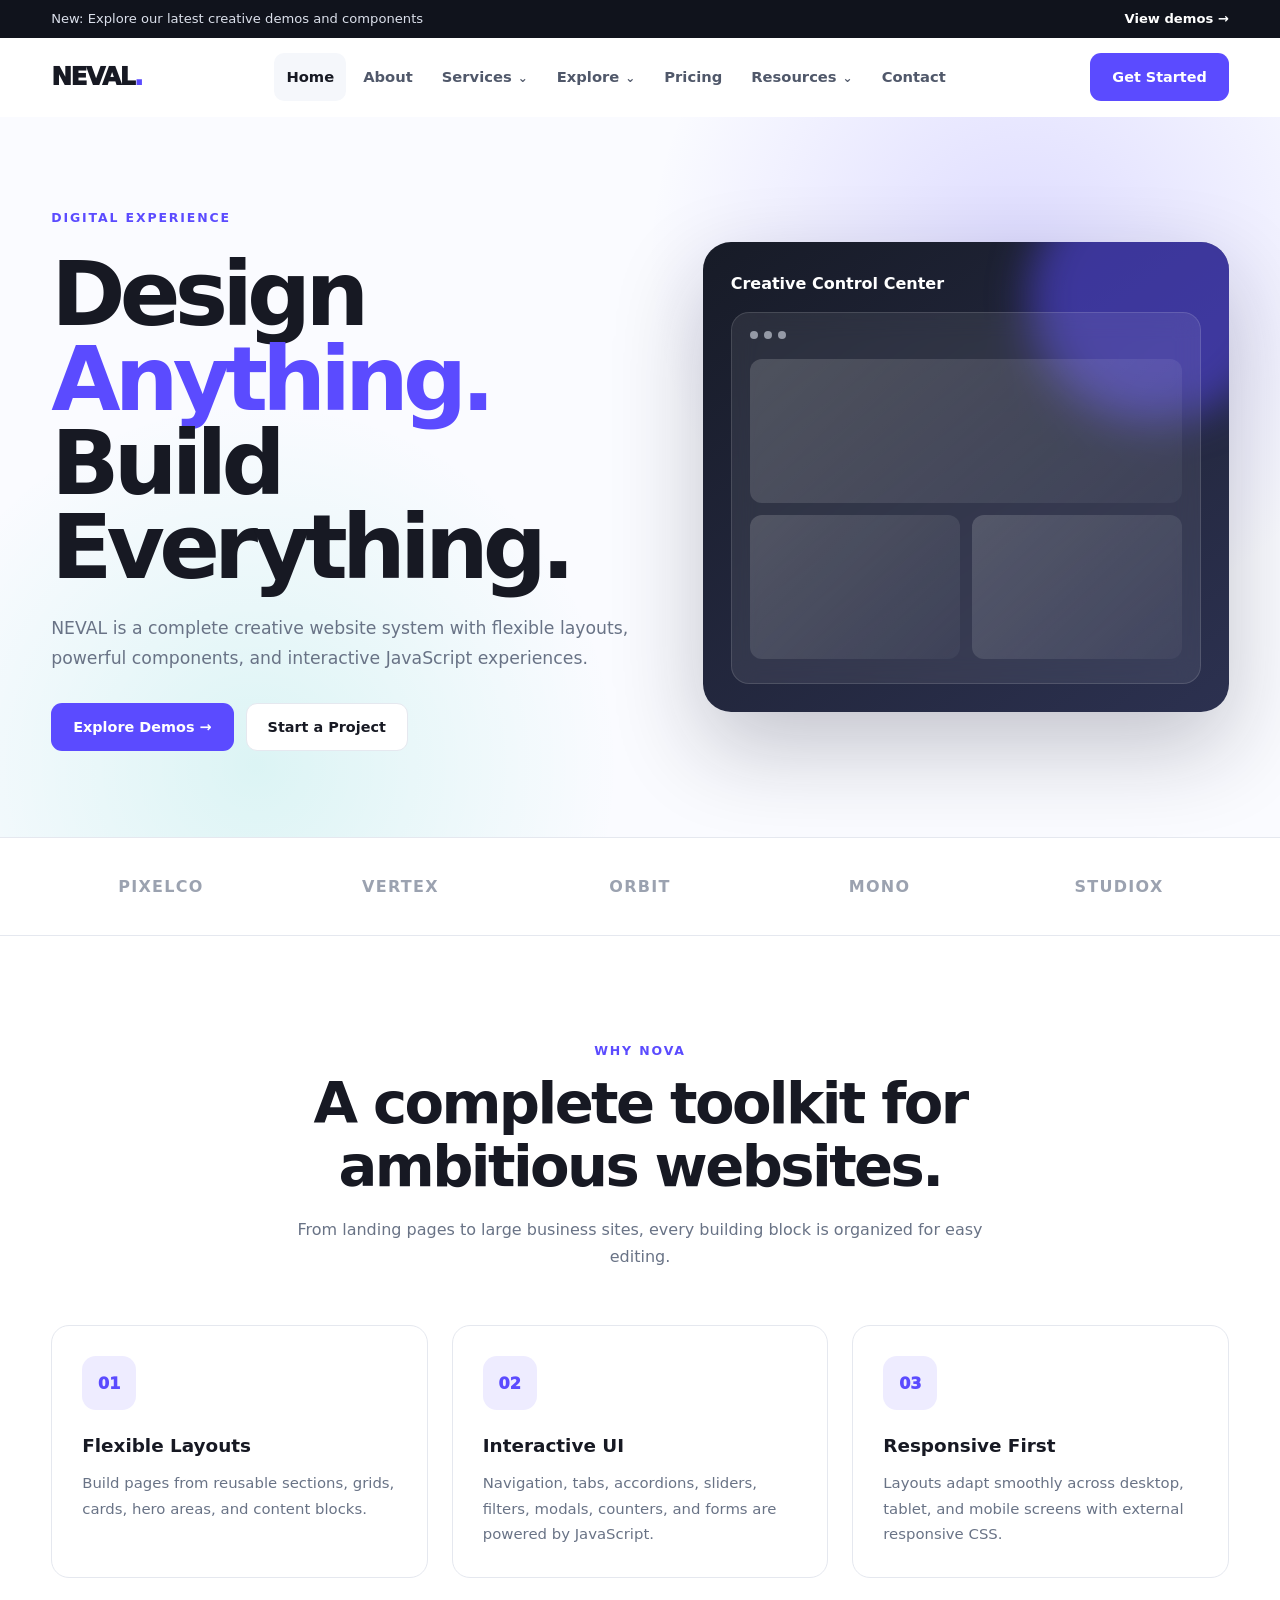
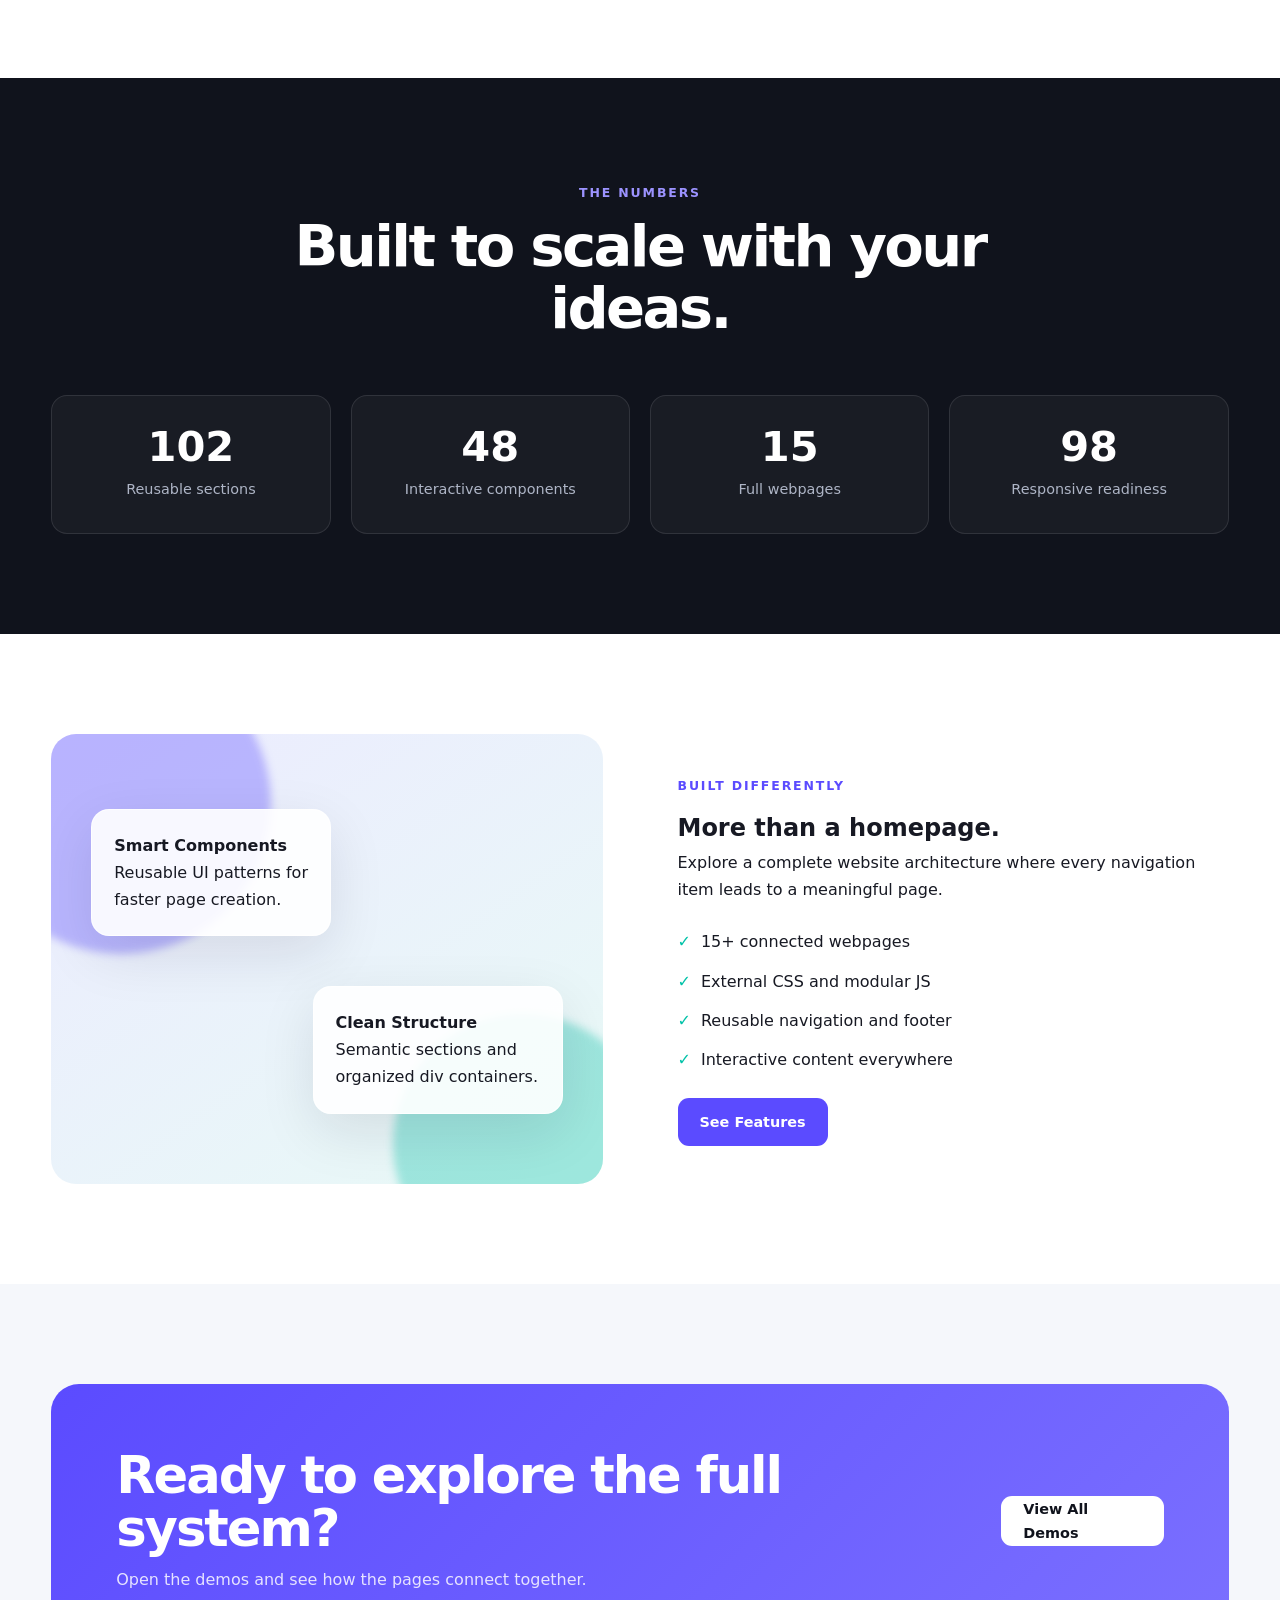
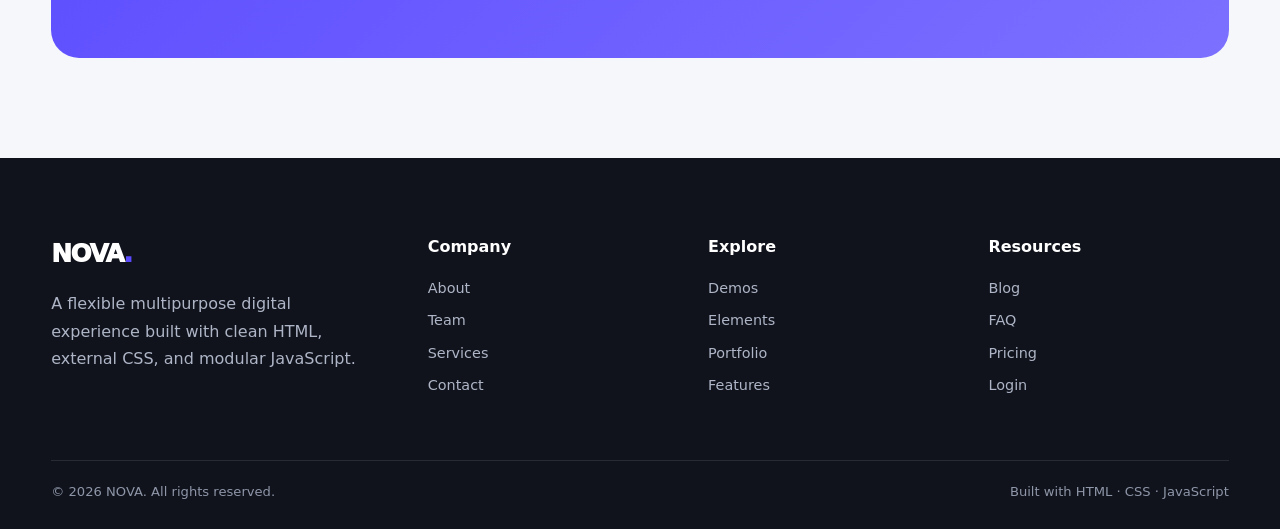
<file: index.html>
<!DOCTYPE html>
<html lang="en">

<head>
    <meta charset="UTF-8">
    <meta name="viewport" content="width=device-width, initial-scale=1.0">
    <meta name="description" content="NOVA multipurpose website">
    <title>Home | NEVAL</title>
    <link rel="stylesheet" href="./style.css">
    <link rel="stylesheet" href="./animations.css">
    <link rel="stylesheet" href="./responsive.css">
</head>

<body>

    <header class="site-header">
        <div class="topbar">
            <div class="container topbar-inner">
                <span>New: Explore our latest creative demos and components</span>
                <a href="demos.html">View demos →</a>
            </div>
        </div>
        <div class="container navbar">
            <a class="logo" href="index.html">NEVAL<span>.</span></a>
            <button class="menu-toggle" aria-label="Open menu" aria-expanded="false">☰</button>
            <nav class="nav-menu">
                <a class="nav-link" data-page="index.html" href="index.html">Home</a>
                <a class="nav-link" data-page="about.html" href="about.html">About</a>
                <div class="nav-dropdown">
                    <a class="nav-link" href="services.html">Services</a>
                    <div class="dropdown-menu">
                        <a href="services.html">Web Design</a>
                        <a href="services.html#development">Development</a>
                        <a href="services.html#branding">Branding</a>
                        <a href="services.html#marketing">Marketing</a>
                    </div>
                </div>
                <div class="nav-dropdown">
                    <a class="nav-link" href="demos.html">Explore</a>
                    <div class="dropdown-menu">
                        <a href="demos.html">Demos</a>
                        <a href="elements.html">Elements</a>
                        <a href="features.html">Features</a>
                        <a href="portfolio.html">Portfolio</a>
                    </div>
                </div>
                <a class="nav-link" data-page="pricing.html" href="pricing.html">Pricing</a>
                <div class="nav-dropdown">
                    <a class="nav-link" href="blog.html">Resources</a>
                    <div class="dropdown-menu">
                        <a href="blog.html">Blog</a>
                        <a href="faq.html">FAQ</a>
                        <a href="team.html">Team</a>
                    </div>
                </div>
                <a class="nav-link" data-page="contact.html" href="contact.html">Contact</a>
            </nav>
            <div class="header-actions">
                <a class="btn btn-primary" href="contact.html">Get Started</a>
            </div>
        </div>
    </header>

    <main>
        <section class="hero">
            <div class="container hero-grid">
                <div class="reveal">
                    <span class="eyebrow"> DIGITAL EXPERIENCE</span>
                    <h1>Design <span>Anything.</span><br>Build Everything.</h1>
                    <p>NEVAL is a complete creative website system with flexible layouts, powerful components, and interactive JavaScript experiences.</p>
                    <div class="hero-actions">
                        <a class="btn btn-primary" href="demos.html">Explore Demos →</a>
                        <a class="btn btn-outline" href="contact.html">Start a Project</a>
                    </div>
                </div>
                <div class="hero-card float reveal">
                    <strong>Creative Control Center</strong>
                    <div class="mock-window">
                        <div class="mock-bar"><i class="mock-dot"></i><i class="mock-dot"></i><i class="mock-dot"></i></div>
                        <div class="mock-content">
                            <div class="mock-box large"></div>
                            <div class="mock-box"></div>
                            <div class="mock-box"></div>
                        </div>
                    </div>
                </div>
            </div>
        </section>

        <section class="logo-strip">
            <div class="container logo-list">
                <span>PIXELCO</span><span>VERTEX</span><span>ORBIT</span><span>MONO</span><span>STUDIOX</span>
            </div>
        </section>

        <section class="section">
            <div class="container">
                <div class="section-heading reveal">
                    <span class="eyebrow">WHY NOVA</span>
                    <h2>A complete toolkit for ambitious websites.</h2>
                    <p>From landing pages to large business sites, every building block is organized for easy editing.</p>
                </div>
                <div class="grid-3">
                    <article class="card reveal">
                        <div class="icon-box">01</div>
                        <h3>Flexible Layouts</h3>
                        <p>Build pages from reusable sections, grids, cards, hero areas, and content blocks.</p>
                    </article>
                    <article class="card reveal">
                        <div class="icon-box">02</div>
                        <h3>Interactive UI</h3>
                        <p>Navigation, tabs, accordions, sliders, filters, modals, counters, and forms are powered by JavaScript.</p>
                    </article>
                    <article class="card reveal">
                        <div class="icon-box">03</div>
                        <h3>Responsive First</h3>
                        <p>Layouts adapt smoothly across desktop, tablet, and mobile screens with external responsive CSS.</p>
                    </article>
                </div>
            </div>
        </section>

        <section class="section section-dark">
            <div class="container">
                <div class="section-heading reveal"><span class="eyebrow">THE NUMBERS</span>
                    <h2>Built to scale with your ideas.</h2>
                </div>
                <div class="stats-grid">
                    <div class="stat"><strong data-counter="120">0</strong><span>Reusable sections</span></div>
                    <div class="stat"><strong data-counter="48">0</strong><span>Interactive components</span></div>
                    <div class="stat"><strong data-counter="15">0</strong><span>Full webpages</span></div>
                    <div class="stat"><strong data-counter="99">0</strong><span>Responsive readiness</span></div>
                </div>
            </div>
        </section>

        <section class="section">
            <div class="container split">
                <div class="visual-panel reveal">
                    <div class="floating-card one"><strong>Smart Components</strong>
                        <p>Reusable UI patterns for faster page creation.</p>
                    </div>
                    <div class="floating-card two"><strong>Clean Structure</strong>
                        <p>Semantic sections and organized div containers.</p>
                    </div>
                </div>
                <div class="reveal">
                    <span class="eyebrow">BUILT DIFFERENTLY</span>
                    <h2>More than a homepage.</h2>
                    <p>Explore a complete website architecture where every navigation item leads to a meaningful page.</p>
                    <ul class="check-list">
                        <li>15+ connected webpages</li>
                        <li>External CSS and modular JS</li>
                        <li>Reusable navigation and footer</li>
                        <li>Interactive content everywhere</li>
                    </ul>
                    <a class="btn btn-primary" href="features.html">See Features</a>
                </div>
            </div>
        </section>

        <section class="section-soft section">
            <div class="container">
                <div class="cta reveal">
                    <div>
                        <h2>Ready to explore the full system?</h2>
                        <p>Open the demos and see how the pages connect together.</p>
                    </div><a class="btn btn-light" href="demos.html">View All Demos</a></div>
            </div>
        </section>
    </main>

    <footer class="site-footer">
        <div class="container">
            <div class="footer-grid">
                <div class="footer-brand">
                    <a class="logo" href="index.html">NOVA<span>.</span></a>
                    <p>A flexible multipurpose digital experience built with clean HTML, external CSS, and modular JavaScript.</p>
                </div>
                <div class="footer-col">
                    <h4>Company</h4>
                    <a href="about.html">About</a><a href="team.html">Team</a><a href="services.html">Services</a><a href="contact.html">Contact</a>
                </div>
                <div class="footer-col">
                    <h4>Explore</h4>
                    <a href="demos.html">Demos</a><a href="elements.html">Elements</a><a href="portfolio.html">Portfolio</a><a href="features.html">Features</a>
                </div>
                <div class="footer-col">
                    <h4>Resources</h4>
                    <a href="blog.html">Blog</a><a href="faq.html">FAQ</a><a href="pricing.html">Pricing</a><a href="login.html">Login</a>
                </div>
            </div>
            <div class="footer-bottom">
                <span>© 2026 NOVA. All rights reserved.</span>
                <span>Built with HTML · CSS · JavaScript</span>
            </div>
        </div>
    </footer>
    <button class="back-to-top" aria-label="Back to top">↑</button>

    <script src="./navigation.js"></script>
    <script src="./script.js"></script>
    <script src="./slider.js"></script>
    <script src="./filters.js"></script>
    <script src="./forms.js"></script>
</body>

</html>
</file>
<file: style.css>
/* =========================================================
   NOVA — ORGANIZED EXTERNAL CSS
   =========================================================
   This file is intentionally grouped by responsibility.

   01  Variables
   02  Reset / Base
   03  Global Layout
   04  Typography
   05–06 Header / Navigation
   07  Buttons
   08  Hero Sections
   09  Logo Strip
   10  Grids
   11–17 Cards / Components / Statistics
   18  Inner Page Hero
   19–26 Demos / Filters / Portfolio / Tabs / Pricing / FAQ / Team / Blog
   27  Forms
   28  CTA
   29  Footer
   30  Modals
   31–35 Utility Components
   36–38 Responsive Layout
   ========================================================= */

/* =========================================================
   NOVA MULTIPURPOSE WEBSITE
   Main external stylesheet
   ========================================================= */



/* =========================================================
   01. VARIABLES
   ========================================================= */

:root {
    --bg: #ffffff;
    --surface: #f5f7fb;
    --surface-2: #eef1f7;
    --text: #171923;
    --muted: #697386;
    --line: #e5e8ef;
    --primary: #5b4bff;
    --primary-dark: #4435d9;
    --accent: #00c2a8;
    --dark: #10131c;
    --dark-2: #171b27;
    --white: #fff;
    --shadow: 0 18px 55px rgba(19, 24, 40, .10);
    --radius: 18px;
    --container: 1180px;
}



/* =========================================================
   02. RESET AND BASE
   ========================================================= */

* { box-sizing: border-box; margin: 0; padding: 0; }

html { scroll-behavior: smooth; }

body {
    font-family: Inter, ui-sans-serif, system-ui, -apple-system, BlinkMacSystemFont, "Segoe UI", sans-serif;
    color: var(--text);
    background: var(--bg);
    line-height: 1.7;
}

body.modal-open { overflow: hidden; }

a { color: inherit; text-decoration: none; }
button, input, textarea, select { font: inherit; }
button { cursor: pointer; }
img { max-width: 100%; display: block; }



/* =========================================================
   03. GLOBAL LAYOUT
   ========================================================= */

.container {
    width: min(92%, var(--container));
    margin-inline: auto;
}

.section { padding: 100px 0; }
.section-sm { padding: 70px 0; }
.section-dark { background: var(--dark); color: var(--white); }
.section-soft { background: var(--surface); }



/* =========================================================
   04. TYPOGRAPHY
   ========================================================= */

.section-heading {
    max-width: 720px;
    margin: 0 auto 55px;
    text-align: center;
}

.section-heading.left { text-align: left; margin-left: 0; }

.eyebrow {
    display: inline-block;
    color: var(--primary);
    font-size: .78rem;
    font-weight: 800;
    letter-spacing: .15em;
    margin-bottom: 12px;
}

.section-dark .eyebrow { color: #9c93ff; }

.section-heading h2 {
    font-size: clamp(2.1rem, 5vw, 3.6rem);
    line-height: 1.08;
    letter-spacing: -.045em;
    margin-bottom: 18px;
}

.section-heading p { color: var(--muted); }
.section-dark .section-heading p { color: #aeb5c6; }



/* =========================================================
   05. HEADER — TOPBAR
   ========================================================= */

.topbar {
    background: var(--dark);
    color: #dbe0eb;
    font-size: .82rem;
}

.topbar-inner {
    min-height: 38px;
    display: flex;
    justify-content: space-between;
    align-items: center;
    gap: 20px;
}

.topbar a { color: #fff; font-weight: 700; }



/* =========================================================
   06. HEADER — NAVIGATION
   ========================================================= */

.site-header {
    position: sticky;
    top: 0;
    z-index: 1000;
    background: rgba(255,255,255,.94);
    backdrop-filter: blur(18px);
    border-bottom: 1px solid transparent;
    transition: .25s ease;
}

.site-header.scrolled {
    border-color: var(--line);
    box-shadow: 0 8px 30px rgba(0,0,0,.05);
}

.navbar {
    min-height: 78px;
    display: flex;
    align-items: center;
    justify-content: space-between;
    gap: 25px;
}

.logo {
    font-size: 1.55rem;
    font-weight: 950;
    letter-spacing: -.06em;
}

.logo span { color: var(--primary); }

.nav-menu {
    display: flex;
    align-items: center;
    gap: 5px;
}

.nav-link {
    position: relative;
    padding: 11px 12px;
    color: #50586a;
    font-size: .92rem;
    font-weight: 700;
    border-radius: 10px;
}

.nav-link:hover, .nav-link.active { color: var(--text); background: var(--surface); }

.nav-dropdown { position: relative; }
.nav-dropdown > .nav-link::after { content: "⌄"; margin-left: 6px; font-size: .75rem; }

.dropdown-menu {
    position: absolute;
    top: calc(100% + 12px);
    left: 0;
    width: 230px;
    padding: 10px;
    background: var(--white);
    border: 1px solid var(--line);
    border-radius: 14px;
    box-shadow: var(--shadow);
    opacity: 0;
    visibility: hidden;
    transform: translateY(8px);
    transition: .2s ease;
}

.nav-dropdown:hover .dropdown-menu,
.nav-dropdown.open .dropdown-menu {
    opacity: 1;
    visibility: visible;
    transform: translateY(0);
}

.dropdown-menu a {
    display: block;
    padding: 10px 12px;
    border-radius: 9px;
    color: var(--muted);
    font-size: .9rem;
}

.dropdown-menu a:hover { background: var(--surface); color: var(--text); }

.header-actions { display: flex; align-items: center; gap: 10px; }

.menu-toggle {
    display: none;
    border: 0;
    background: var(--surface);
    border-radius: 10px;
    width: 44px;
    height: 44px;
    font-size: 1.25rem;
}



/* =========================================================
   07. BUTTONS
   ========================================================= */

.btn {
    display: inline-flex;
    align-items: center;
    justify-content: center;
    gap: 9px;
    min-height: 48px;
    padding: 0 21px;
    border-radius: 11px;
    border: 1px solid transparent;
    font-weight: 800;
    font-size: .9rem;
    transition: .2s ease;
}

.btn:hover { transform: translateY(-2px); }
.btn-primary { background: var(--primary); color: #fff; }
.btn-primary:hover { background: var(--primary-dark); }
.btn-outline { border-color: var(--line); background: #fff; }
.btn-dark { background: var(--dark); color: #fff; }
.btn-light { background: #fff; color: var(--dark); }
.btn-ghost { background: transparent; }



/* =========================================================
   08. HERO SECTIONS
   ========================================================= */

.hero {
    min-height: 720px;
    display: grid;
    align-items: center;
    position: relative;
    overflow: hidden;
    background:
        radial-gradient(circle at 80% 20%, rgba(91,75,255,.18), transparent 32%),
        radial-gradient(circle at 20% 90%, rgba(0,194,168,.12), transparent 30%),
        #fafbff;
}

.hero-grid {
    display: grid;
    grid-template-columns: 1.05fr .95fr;
    gap: 70px;
    align-items: center;
}

.hero h1 {
    max-width: 750px;
    font-size: clamp(3.2rem, 7vw, 6.5rem);
    line-height: .94;
    letter-spacing: -.065em;
    margin: 12px 0 25px;
}

.hero h1 span { color: var(--primary); }

.hero p {
    max-width: 620px;
    color: var(--muted);
    font-size: 1.08rem;
    margin-bottom: 30px;
}

.hero-actions { display: flex; flex-wrap: wrap; gap: 12px; }

.hero-card {
    position: relative;
    min-height: 470px;
    padding: 28px;
    border-radius: 28px;
    background: linear-gradient(145deg, #171b27, #2c3150);
    box-shadow: 0 35px 90px rgba(20,22,40,.24);
    color: #fff;
    overflow: hidden;
}

.hero-card::before {
    content: "";
    position: absolute;
    width: 250px; height: 250px;
    border-radius: 50%;
    background: rgba(91,75,255,.5);
    filter: blur(20px);
    right: -50px; top: -70px;
}

.mock-window {
    position: absolute;
    inset: 70px 28px 28px;
    background: rgba(255,255,255,.08);
    border: 1px solid rgba(255,255,255,.13);
    border-radius: 18px;
    padding: 18px;
    backdrop-filter: blur(12px);
}

.mock-bar { display: flex; gap: 6px; margin-bottom: 20px; }
.mock-dot { width: 8px; height: 8px; border-radius: 50%; background: #dbe0eb; opacity: .6; }

.mock-content {
    height: 300px;
    display: grid;
    grid-template-columns: 1fr 1fr;
    gap: 12px;
}

.mock-box {
    border-radius: 12px;
    background: linear-gradient(135deg, rgba(255,255,255,.16), rgba(255,255,255,.04));
}

.mock-box.large { grid-column: 1 / -1; }



/* =========================================================
   09. LOGO STRIP
   ========================================================= */

.logo-strip {
    padding: 35px 0;
    border-bottom: 1px solid var(--line);
    border-top: 1px solid var(--line);
}

.logo-list {
    display: grid;
    grid-template-columns: repeat(5, 1fr);
    gap: 20px;
    align-items: center;
}

.logo-list span {
    text-align: center;
    font-weight: 900;
    color: #9ba2b0;
    letter-spacing: .08em;
}



/* =========================================================
   10. GRIDS
   ========================================================= */

.grid-3 { display: grid; grid-template-columns: repeat(3, 1fr); gap: 24px; }
.grid-4 { display: grid; grid-template-columns: repeat(4, 1fr); gap: 22px; }
.grid-2 { display: grid; grid-template-columns: repeat(2, 1fr); gap: 28px; }



/* =========================================================
   11. CARDS AND COMPONENTS
   ========================================================= */

.card {
    padding: 30px;
    border: 1px solid var(--line);
    border-radius: var(--radius);
    background: #fff;
    transition: .25s ease;
}

.card:hover { transform: translateY(-7px); box-shadow: var(--shadow); }



/* =========================================================
   12. ICONS
   ========================================================= */

.icon-box {
    width: 54px;
    height: 54px;
    display: grid;
    place-items: center;
    border-radius: 14px;
    background: #eeecff;
    color: var(--primary);
    font-weight: 950;
    margin-bottom: 20px;
}

.card h3 { margin-bottom: 10px; font-size: 1.15rem; }
.card p { color: var(--muted); font-size: .93rem; }



/* =========================================================
   13. SPLIT / VISUAL SECTIONS
   ========================================================= */

.split {
    display: grid;
    grid-template-columns: 1fr 1fr;
    gap: 75px;
    align-items: center;
}



/* =========================================================
   14. VISUAL PANELS
   ========================================================= */

.visual-panel {
    min-height: 450px;
    border-radius: 25px;
    background: linear-gradient(145deg, #ecebff, #e8faf6);
    position: relative;
    overflow: hidden;
}

.visual-panel::before,
.visual-panel::after {
    content: "";
    position: absolute;
    border-radius: 50%;
    filter: blur(4px);
}

.visual-panel::before {
    width: 300px; height: 300px;
    background: rgba(91,75,255,.35);
    top: -80px; left: -80px;
}

.visual-panel::after {
    width: 260px; height: 260px;
    background: rgba(0,194,168,.32);
    bottom: -90px; right: -50px;
}



/* =========================================================
   15. FLOATING CARDS
   ========================================================= */

.floating-card {
    position: absolute;
    z-index: 2;
    background: rgba(255,255,255,.9);
    border: 1px solid rgba(255,255,255,.8);
    box-shadow: var(--shadow);
    border-radius: 18px;
    padding: 22px;
}

.floating-card.one { left: 40px; top: 75px; width: 240px; }
.floating-card.two { right: 40px; bottom: 70px; width: 250px; }



/* =========================================================
   16. LISTS
   ========================================================= */

.check-list { list-style: none; display: grid; gap: 12px; margin: 25px 0; }
.check-list li::before { content: "✓"; color: var(--accent); font-weight: 900; margin-right: 10px; }



/* =========================================================
   17. STATISTICS
   ========================================================= */

.stats-grid {
    display: grid;
    grid-template-columns: repeat(4, 1fr);
    gap: 20px;
}

.stat {
    text-align: center;
    padding: 30px;
    border: 1px solid rgba(255,255,255,.1);
    border-radius: 16px;
    background: rgba(255,255,255,.04);
}

.stat strong { display: block; font-size: 2.6rem; line-height: 1; margin-bottom: 8px; }
.stat span { color: #aeb5c6; font-size: .9rem; }



/* =========================================================
   18. INNER PAGE HERO
   ========================================================= */

.page-hero {
    padding: 120px 0 100px;
    background: linear-gradient(135deg, #f8f9ff, #f3fbfa);
    border-bottom: 1px solid var(--line);
}

.page-hero h1 {
    font-size: clamp(2.8rem, 6vw, 5rem);
    line-height: 1;
    letter-spacing: -.06em;
    margin-bottom: 18px;
}

.page-hero p { max-width: 680px; color: var(--muted); }

.breadcrumbs { display: flex; gap: 8px; color: var(--muted); font-size: .82rem; margin-bottom: 18px; }
.breadcrumbs a { color: var(--primary); }



/* =========================================================
   19. DEMOS
   ========================================================= */

.demo-card {
    overflow: hidden;
    padding: 0;
}

.demo-preview {
    height: 230px;
    padding: 20px;
    background: linear-gradient(135deg, #171b27, #5b4bff);
    position: relative;
}

.demo-preview::after {
    content: "";
    position: absolute;
    inset: 45px 25px 20px;
    border-radius: 12px;
    background: rgba(255,255,255,.9);
}

.demo-info { padding: 25px; }



/* =========================================================
   20. FILTERS
   ========================================================= */

.filter-bar {
    display: flex;
    justify-content: center;
    flex-wrap: wrap;
    gap: 9px;
    margin-bottom: 35px;
}

.filter-btn {
    border: 1px solid var(--line);
    background: #fff;
    padding: 9px 16px;
    border-radius: 999px;
    font-weight: 700;
    color: var(--muted);
}

.filter-btn.active { background: var(--primary); color: #fff; border-color: var(--primary); }



/* =========================================================
   21. PORTFOLIO
   ========================================================= */

.portfolio-card { overflow: hidden; }
.portfolio-image {
    height: 250px;
    background: linear-gradient(135deg, #dcd8ff, #c8f4eb);
    display: grid;
    place-items: center;
    font-size: 3rem;
    color: rgba(23,25,35,.3);
}
.portfolio-meta { padding: 22px; }
.portfolio-meta small { color: var(--primary); font-weight: 800; }



/* =========================================================
   22. TABS
   ========================================================= */

.tabs { margin-top: 25px; }
.tab-buttons { display: flex; gap: 8px; flex-wrap: wrap; border-bottom: 1px solid var(--line); }
.tab-btn { border: 0; background: transparent; padding: 13px 17px; font-weight: 800; color: var(--muted); }
.tab-btn.active { color: var(--primary); border-bottom: 2px solid var(--primary); }
.tab-panel { display: none; padding-top: 28px; }
.tab-panel.active { display: block; }



/* =========================================================
   23. PRICING
   ========================================================= */

.pricing-toggle {
    display: flex;
    justify-content: center;
    gap: 8px;
    margin-bottom: 35px;
}

.price-card { position: relative; }
.price-card.featured { border: 2px solid var(--primary); transform: translateY(-10px); }
.badge {
    position: absolute;
    top: 18px; right: 18px;
    background: var(--primary);
    color: #fff;
    border-radius: 999px;
    padding: 5px 10px;
    font-size: .7rem;
    font-weight: 900;
}
.price { font-size: 3.2rem; font-weight: 950; letter-spacing: -.05em; margin: 18px 0; }
.price span { font-size: .9rem; color: var(--muted); font-weight: 600; }



/* =========================================================
   24. FAQ ACCORDION
   ========================================================= */

.faq-list { max-width: 850px; margin: auto; }
.faq-item { border-bottom: 1px solid var(--line); }
.faq-question {
    width: 100%;
    padding: 22px 0;
    border: 0;
    background: transparent;
    display: flex;
    justify-content: space-between;
    text-align: left;
    font-weight: 850;
    font-size: 1rem;
}
.faq-answer { max-height: 0; overflow: hidden; transition: .3s ease; color: var(--muted); }
.faq-item.open .faq-answer { max-height: 180px; padding-bottom: 20px; }



/* =========================================================
   25. TEAM
   ========================================================= */

.team-card { text-align: center; }
.avatar {
    width: 100px; height: 100px; border-radius: 50%;
    margin: 0 auto 18px;
    display: grid; place-items: center;
    background: linear-gradient(135deg, #5b4bff, #00c2a8);
    color: #fff; font-size: 1.6rem; font-weight: 950;
}



/* =========================================================
   26. BLOG
   ========================================================= */

.blog-card { overflow: hidden; }
.blog-cover { height: 220px; background: linear-gradient(135deg, #171b27, #5b4bff); }
.blog-body { padding: 25px; }
.blog-body small { color: var(--primary); font-weight: 800; }



/* =========================================================
   27. FORMS
   ========================================================= */

.form-grid { display: grid; grid-template-columns: 1fr 1fr; gap: 18px; }
.form-group { display: grid; gap: 8px; }
.form-group.full { grid-column: 1 / -1; }
.form-group label { font-weight: 800; font-size: .86rem; }
.form-control {
    width: 100%;
    border: 1px solid var(--line);
    border-radius: 11px;
    min-height: 50px;
    padding: 12px 14px;
    outline: 0;
    background: #fff;
}
textarea.form-control { min-height: 160px; resize: vertical; }
.form-control:focus { border-color: var(--primary); box-shadow: 0 0 0 4px rgba(91,75,255,.1); }
.form-message { display: none; margin-top: 15px; padding: 12px; border-radius: 10px; }
.form-message.success { display: block; background: #e7faf5; color: #14715f; }
.form-message.error { display: block; background: #fff0f0; color: #a52323; }



/* =========================================================
   28. CALL TO ACTION
   ========================================================= */

.cta {
    border-radius: 28px;
    padding: 65px;
    background: linear-gradient(135deg, var(--primary), #7b70ff);
    color: #fff;
    display: flex;
    justify-content: space-between;
    align-items: center;
    gap: 30px;
}
.cta h2 { font-size: clamp(2rem, 4vw, 3.2rem); line-height: 1.05; letter-spacing: -.04em; }
.cta p { color: #e5e2ff; margin-top: 10px; }



/* =========================================================
   29. FOOTER
   ========================================================= */

.site-footer { background: var(--dark); color: #fff; padding: 75px 0 25px; }
.footer-grid { display: grid; grid-template-columns: 1.4fr repeat(3, 1fr); gap: 40px; }
.footer-brand p { color: #aeb5c6; max-width: 330px; margin-top: 15px; }
.footer-col h4 { margin-bottom: 15px; }
.footer-col a { display: block; color: #aeb5c6; margin: 8px 0; font-size: .9rem; }
.footer-col a:hover { color: #fff; }
.footer-bottom { margin-top: 55px; padding-top: 20px; border-top: 1px solid rgba(255,255,255,.1); color: #8e96a8; font-size: .82rem; display: flex; justify-content: space-between; gap: 20px; }



/* =========================================================
   30. MODALS
   ========================================================= */

.modal {
    position: fixed; inset: 0; z-index: 2000;
    background: rgba(10,12,20,.7);
    display: none; place-items: center; padding: 20px;
}
.modal.open { display: grid; }
.modal-content {
    width: min(620px, 100%);
    background: #fff; border-radius: 20px; padding: 30px;
    position: relative; box-shadow: 0 35px 100px rgba(0,0,0,.3);
}
.modal-close {
    position: absolute; top: 12px; right: 15px;
    border: 0; background: var(--surface); width: 38px; height: 38px;
    border-radius: 50%; font-size: 1.2rem;
}



/* =========================================================
   31. BACK TO TOP
   ========================================================= */

.back-to-top {
    position: fixed; right: 22px; bottom: 22px; z-index: 900;
    width: 45px; height: 45px; border: 0; border-radius: 50%;
    background: var(--primary); color: #fff;
    opacity: 0; visibility: hidden; transition: .2s;
}
.back-to-top.show { opacity: 1; visibility: visible; }



/* =========================================================
   32. SCROLL REVEAL
   ========================================================= */

.reveal { opacity: 0; transform: translateY(25px); transition: .7s ease; }
.reveal.visible { opacity: 1; transform: none; }



/* =========================================================
   33. SEARCH
   ========================================================= */

.search-box { position: relative; max-width: 620px; margin: 0 auto 35px; }
.search-box input { padding-left: 45px; }
.search-icon { position: absolute; left: 16px; top: 13px; color: var(--muted); }



/* =========================================================
   34. AUTHENTICATION
   ========================================================= */

.login-wrap {
    min-height: calc(100vh - 120px);
    display: grid; place-items: center;
    background: var(--surface);
}
.auth-card { width: min(480px, 100%); background: #fff; padding: 38px; border-radius: 22px; box-shadow: var(--shadow); }
.auth-card h1 { margin-bottom: 10px; }
.auth-card > p { color: var(--muted); margin-bottom: 25px; }



/* =========================================================
   35. TIMELINE
   ========================================================= */

.timeline { position: relative; display: grid; gap: 30px; }
.timeline::before { content: ""; position: absolute; left: 19px; top: 0; bottom: 0; width: 2px; background: var(--line); }
.timeline-item { position: relative; padding-left: 60px; }
.timeline-dot { position: absolute; left: 10px; top: 3px; width: 20px; height: 20px; border-radius: 50%; background: var(--primary); border: 4px solid #fff; box-shadow: 0 0 0 2px var(--primary); }



/* =========================================================
   36. RESPONSIVE — TABLET
   ========================================================= */

@media (max-width: 1050px) {
    .nav-menu { gap: 0; }
    .nav-link { padding-inline: 8px; }
    .hero-grid, .split { gap: 40px; }
    .grid-4 { grid-template-columns: repeat(2, 1fr); }
}



/* =========================================================
   37. RESPONSIVE — MOBILE
   ========================================================= */

@media (max-width: 820px) {
    .topbar-inner { justify-content: center; text-align: center; }
    .topbar-inner span { display: none; }

    .menu-toggle { display: block; }
    .header-actions .btn { display: none; }

    .nav-menu {
        position: absolute;
        top: 100%;
        left: 0; right: 0;
        background: #fff;
        border-bottom: 1px solid var(--line);
        padding: 12px 4%;
        display: none;
        flex-direction: column;
        align-items: stretch;
    }
    .nav-menu.open { display: flex; }
    .nav-link { display: block; padding: 12px; }
    .dropdown-menu {
        position: static;
        display: none;
        width: 100%;
        opacity: 1;
        visibility: visible;
        transform: none;
        box-shadow: none;
        border: 0;
        padding: 0 10px;
    }
    .nav-dropdown.open .dropdown-menu { display: block; }

    .hero { min-height: auto; padding: 90px 0; }
    .hero-grid, .split, .grid-2 { grid-template-columns: 1fr; }
    .hero-card { min-height: 390px; }
    .stats-grid { grid-template-columns: repeat(2, 1fr); }
    .logo-list { grid-template-columns: repeat(3, 1fr); }
    .footer-grid { grid-template-columns: 1fr 1fr; }
    .cta { padding: 45px 30px; flex-direction: column; align-items: flex-start; }
}



/* =========================================================
   38. RESPONSIVE — SMALL MOBILE
   ========================================================= */

@media (max-width: 560px) {
    .section { padding: 70px 0; }
    .section-heading { margin-bottom: 35px; }
    .grid-3, .grid-4 { grid-template-columns: 1fr; }
    .stats-grid { grid-template-columns: 1fr 1fr; }
    .logo-list { grid-template-columns: 1fr 1fr; }
    .form-grid { grid-template-columns: 1fr; }
    .form-group.full { grid-column: auto; }
    .footer-grid { grid-template-columns: 1fr; }
    .footer-bottom { flex-direction: column; }
    .page-hero { padding: 80px 0; }
}
</file>
<file: animations.css>
/* =========================================================
   NOVA — ANIMATION UTILITIES
   Only reusable keyframes and animation helpers live here.
   ========================================================= */

.pulse { animation: pulse 2.2s infinite; }
.float { animation: float 4s ease-in-out infinite; }

@keyframes pulse {
    50% { transform: scale(1.035); }
}

@keyframes float {
    50% { transform: translateY(-12px); }
}
</file>
<file: responsive.css>
/* =========================================================
   NOVA — RESPONSIVE OVERRIDES
   Small device-specific refinements.
   Main responsive grid rules remain grouped at the bottom
   of style.css so related component rules stay together.
   ========================================================= */

@media (max-width: 700px) {
    .hero h1 {
        font-size: clamp(2.8rem, 14vw, 4.5rem);
    }

    .hero-actions .btn {
        width: 100%;
    }

    .floating-card.one {
        left: 20px;
    }

    .floating-card.two {
        right: 20px;
    }
}
</file>
